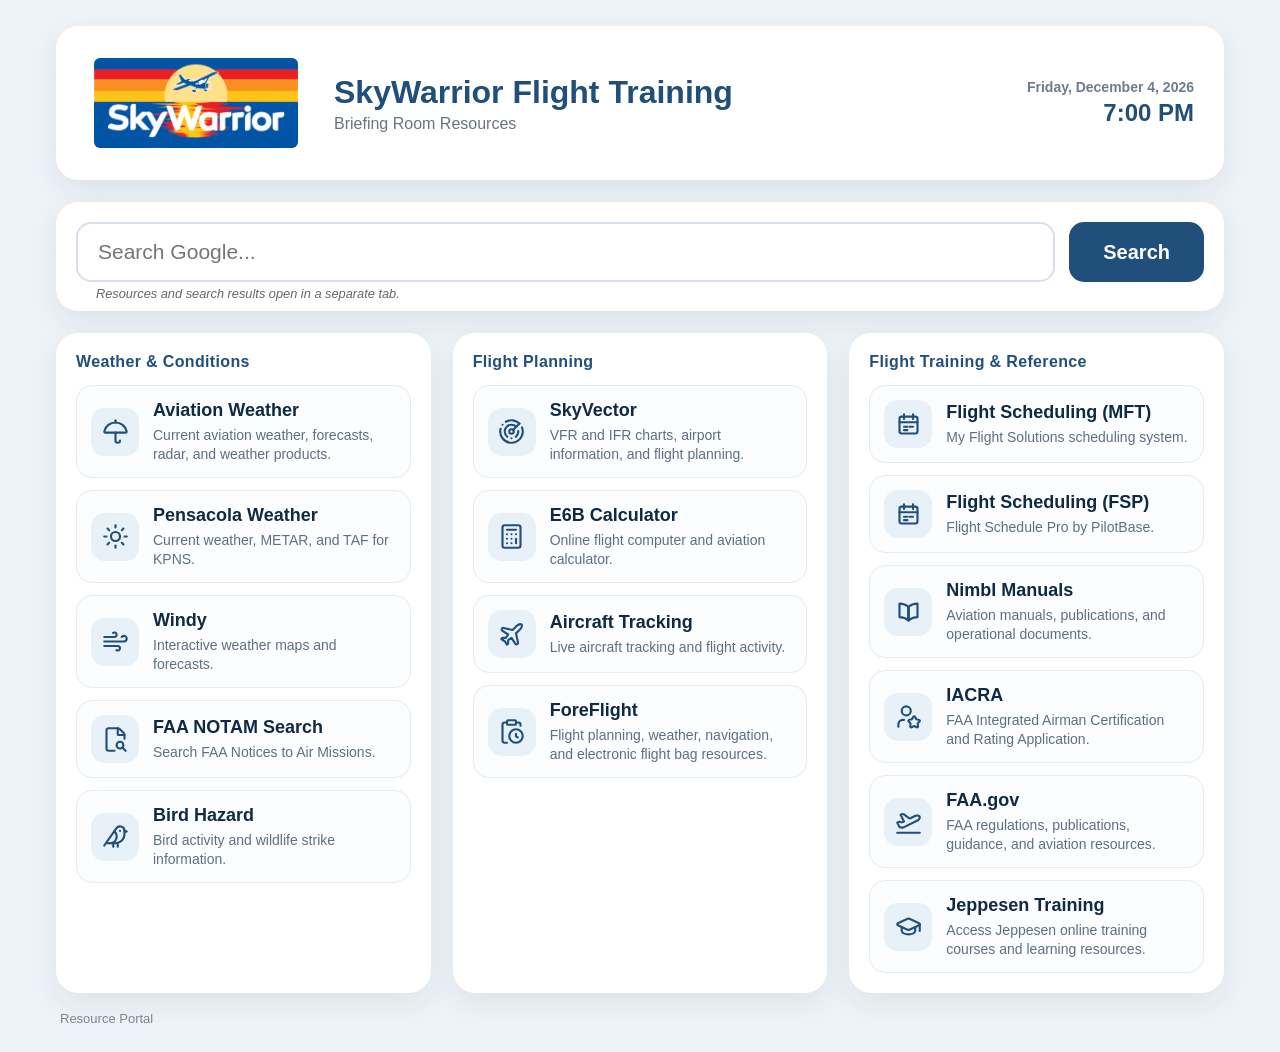
<file: index.html>
<!DOCTYPE html>
<html lang="en">
<head>
<meta charset="UTF-8" />
<meta name="viewport" content="width=device-width, initial-scale=1.0" />
<title>SkyWarrior Briefing Room Resources</title>
<meta name="apple-mobile-web-app-title" content="SkyWarrior" />
<style>
* {
  box-sizing: border-box;
}

body {
  margin: 0;
  font-family: "Segoe UI", Arial, Helvetica, sans-serif;
  background: #eef3f8;
  color: #172033;
}

.page {
  max-width: 1220px;
  margin: 0 auto;
  padding: 26px;
}

.hero {
  display: grid;
  grid-template-columns: 220px 1fr auto;
  align-items: center;
  gap: 28px;
  background: #ffffff;
  border-radius: 22px;
  padding: 24px 30px;
  margin-bottom: 22px;
  box-shadow: 0 10px 30px rgba(15, 35, 55, 0.08);
}

.logo {
  width: 220px;
  max-width: 220px;
  height: auto;
  display: block;
  padding: 8px;
  border-radius: 14px;
  background: #ffffff;
  image-rendering: auto;
}

.hero-main h1 {
  margin: 0;
  font-size: 2rem;
  font-weight: 700;
  color: #214f7c;
}

.hero-subtitle {
  margin-top: 4px;
  font-size: 1rem;
  color: #6b7280;
  font-weight: 500;
}

.badge {
  display: inline-block;
  background: #214f7c;
  color: #ffffff;
  padding: 7px 18px;
  border-radius: 999px;
  font-size: 14px;
  font-weight: 700;
  letter-spacing: 1.5px;
}

.clock {
  text-align: right;
  white-space: nowrap;
}

.date-line {
  font-size: 14px;
  font-weight: 600;
  color: #6b7c8f;
  margin-bottom: 4px;
}

.time-line {
  font-size: 24px;
  font-weight: 700;
  color: #214f7c;
}

.search-panel {
  background: #ffffff;
  border-radius: 22px;
  padding: 20px 20px 10px 20px;
  margin-bottom: 22px;
  box-shadow: 0 10px 30px rgba(15, 35, 55, 0.08);
}

.search-panel form {
  display: flex;
  gap: 14px;
}

.search-panel input {
  flex: 1;
  font-size: 21px;
  padding: 16px 20px;
  border: 2px solid #d7e0ea;
  border-radius: 15px;
  outline: none;
}

.search-panel input:focus {
  border-color: #214f7c;
}

.search-panel button {
  font-size: 20px;
  font-weight: 700;
  padding: 16px 34px;
  border: none;
  border-radius: 15px;
  background: #214f7c;
  color: #ffffff;
  cursor: pointer;
}

.search-panel button:hover {
  background: #163a5d;
}

.search-note {
  margin: 4px 0 0 20px;
  font-size: 0.8rem;
  color: #666;
  font-style: italic;
}

.instructor-tools {
  background: #ffffff;
  border-radius: 22px;
  padding: 20px;
  margin-top: 22px;
  margin-bottom: 22px;
  box-shadow: 0 10px 30px rgba(15, 35, 55, 0.08);
}

.instructor-tools[hidden] {
  display: none;
}

.instructor-tools h2 {
  margin: 0 0 14px 0;
  font-size: 16px;
  color: #214f7c;
  font-weight: 700;
  letter-spacing: 0.35px;
}

.instructor-tool-grid {
  display: grid;
  grid-template-columns: repeat(2, minmax(0, 1fr));
  gap: 14px;
}

.instructor-tools .resource-card {
  margin-bottom: 0;
}

.instructor-note {
  margin: 10px 0 0 14px;
  font-size: 0.8rem;
  color: #666;
  font-style: italic;
}

.groups {
  display: grid;
  grid-template-columns: repeat(3, 1fr);
  gap: 22px;
}

.group {
  background: #ffffff;
  border-radius: 22px;
  padding: 20px;
  box-shadow: 0 10px 30px rgba(15, 35, 55, 0.08);
}

.group h2 {
  margin: 0 0 14px 0;
  font-size: 16px;
  color: #214f7c;
  font-weight: 700;
  letter-spacing: 0.35px;
}

.resource-card {
  display: grid;
  grid-template-columns: 48px 1fr;
  gap: 14px;
  align-items: center;
  text-decoration: none;
  color: inherit;
  padding: 14px;
  border-radius: 16px;
  border: 1px solid #e3ebf3;
  background: #fbfdff;
  margin-bottom: 12px;
  transition: transform 0.15s ease, box-shadow 0.15s ease, border-color 0.15s ease, background 0.15s ease;
}

.resource-card:last-child {
  margin-bottom: 0;
}

.resource-card:hover {
  transform: translateY(-2px);
  background: #ffffff;
  border-color: #b8cce0;
  box-shadow: 0 8px 20px rgba(15, 35, 55, 0.10);
}

.resource-card:hover .resource-icon {
  transform: translateY(-2px);
}

.resource-icon {
  width: 48px;
  height: 48px;
  display: flex;
  align-items: center;
  justify-content: center;
  border-radius: 14px;
  background: #e8f0f8;
  color: #214f7c;
  transition: transform 0.15s ease;
}

.resource-icon svg {
  width: 27px;
  height: 27px;
  fill: none;
  stroke: currentColor;
  stroke-width: 1.9;
  stroke-linecap: round;
  stroke-linejoin: round;
}

.resource-card h3 {
  margin: 0 0 5px 0;
  font-size: 18px;
  color: #102a43;
  font-weight: 700;
}

.resource-card p {
  margin: 0;
  font-size: 14px;
  line-height: 1.32;
  color: #5f6f82;
}

.footer {
  display: flex;
  justify-content: space-between;
  margin-top: 18px;
  padding: 0 4px;
  font-size: 13px;
  color: #7b8794;
}

@media (max-width: 1100px) {
  .groups {
  grid-template-columns: 1fr;
  }
}

@media (max-width: 850px) {
  .hero {
  grid-template-columns: 1fr;
  text-align: center;
  }

  .logo {
  margin: 0 auto;
  }

  .clock {
  text-align: center;
  white-space: normal;
  }

  .search-panel form {
  flex-direction: column;
  }

  .instructor-tool-grid {
  grid-template-columns: 1fr;
  }

  .footer {
  flex-direction: column;
  gap: 6px;
  text-align: center;
  }
}
</style>
</head>

<body>
<div class="page">

<header class="hero">
<img src="skywarrior-logo.png?v=1.1.5" alt="SkyWarrior Logo" class="logo" width="440" height="195" />

<div class="hero-main">
<h1>SkyWarrior Flight Training</h1>
<div class="hero-subtitle">Briefing Room Resources</div>
</div>

<div class="clock">
<div id="dateLine" class="date-line"></div>
<div id="timeLine" class="time-line"></div>
</div>
</header>

<section class="search-panel">
<form action="https://www.google.com/search" method="get" target="_blank">
<input type="text" name="q" placeholder="Search Google..." autocomplete="off" />
<button type="submit">Search</button>
</form>
<p class="search-note">
Resources and search results open in a separate tab.
</p>
</section>

<main class="groups">

<section class="group">
<h2>Weather & Conditions</h2>

<a class="resource-card" href="https://aviationweather.gov/" target="_blank" rel="noopener noreferrer">
<div class="resource-icon">
<svg viewBox="0 0 24 24">
<path d="M12 13v7a2 2 0 0 0 4 0"/>
<path d="M12 2v2"/>
<path d="M20.992 13a1 1 0 0 0 .97-1.274 10.284 10.284 0 0 0-19.923 0A1 1 0 0 0 3 13z"/>
</svg>
</div>
<div>
<h3>Aviation Weather</h3>
<p>Current aviation weather, forecasts, radar, and weather products.</p>
</div>
</a>

<a id="localWeatherLink" class="resource-card" href="https://metar-taf.com/metar/KPNS" target="_blank" rel="noopener noreferrer">
<div class="resource-icon">
<svg viewBox="0 0 24 24">
<circle cx="12" cy="12" r="4"/>
<path d="M12 2v2"/>
<path d="M12 20v2"/>
<path d="m4.93 4.93 1.41 1.41"/>
<path d="m17.66 17.66 1.41 1.41"/>
<path d="M2 12h2"/>
<path d="M20 12h2"/>
<path d="m6.34 17.66-1.41 1.41"/>
<path d="m19.07 4.93-1.41 1.41"/>
</svg>
</div>
<div>
<h3 id="localWeatherName">Pensacola Weather</h3>
<p id="localWeatherDescription">Current weather, METAR, and TAF for KPNS.</p>
</div>
</a>
<a class="resource-card" href="https://www.windy.com" target="_blank" rel="noopener noreferrer">
<div class="resource-icon">
<svg viewBox="0 0 24 24">
<path d="M12.8 19.6A2 2 0 1 0 14 16H2"/>
<path d="M17.5 8a2.5 2.5 0 1 1 2 4H2"/>
<path d="M9.8 4.4A2 2 0 1 1 11 8H2"/>
</svg>
</div>
<div>
<h3>Windy</h3>
<p>Interactive weather maps and forecasts.</p>
</div>
</a>
<a class="resource-card" href="https://notams.aim.faa.gov/notamSearch/" target="_blank" rel="noopener noreferrer">
<div class="resource-icon">
<svg viewBox="0 0 24 24">
<path d="M11.1 22H6a2 2 0 0 1-2-2V4a2 2 0 0 1 2-2h8a2.4 2.4 0 0 1 1.706.706l3.589 3.588A2.4 2.4 0 0 1 20 8v3.25"/>
<path d="M14 2v5a1 1 0 0 0 1 1h5"/><path d="m21 22-2.88-2.88"/><circle cx="16" cy="17" r="3"/>
</svg>
</div>
<div>
<h3>FAA NOTAM Search</h3>
<p>Search FAA Notices to Air Missions.</p>
</div>
</a>
<a class="resource-card" href="https://www.usahas.com/" target="_blank" rel="noopener noreferrer">
<div class="resource-icon">
<svg viewBox="0 0 24 24">
<path d="M16 7h.01"/>
<path d="M3.4 18H12a8 8 0 0 0 8-8V7a4 4 0 0 0-7.28-2.3L2 20"/>
<path d="m20 7 2 .5-2 .5"/>
<path d="M10 18v3"/>
<path d="M14 17.75V21"/>
<path d="M7 18a6 6 0 0 0 3.84-10.61"/>
</svg>
</div>
<div>
<h3>Bird Hazard</h3>
<p>Bird activity and wildlife strike information.</p>
</div>
</a>
</section>

<section class="group">
<h2>Flight Planning</h2>

<a class="resource-card" href="https://skyvector.com/" target="_blank" rel="noopener noreferrer">
<div class="resource-icon">
<svg viewBox="0 0 24 24">
<path d="M19.07 4.93A10 10 0 0 0 6.99 3.34"/>
<path d="M4 6h.01"/>
<path d="M2.29 9.62A10 10 0 1 0 21.31 8.35"/>
<path d="M16.24 7.76A6 6 0 1 0 8.23 16.67"/>
<path d="M12 18h.01"/>
<path d="M17.99 11.66A6 6 0 0 1 15.77 16.67"/>
<circle cx="12" cy="12" r="2"/>
<path d="m13.41 10.59 5.66-5.66"/>
</svg>
</div>
<div>
<h3>SkyVector</h3>
<p>VFR and IFR charts, airport information, and flight planning.</p>
</div>
</a>
<a class="resource-card" href="https://e6bx.com/e6b/" target="_blank" rel="noopener noreferrer">
<div class="resource-icon">
<svg viewBox="0 0 24 24">
<rect width="16" height="20" x="4" y="2" rx="2"/>
<line x1="8" x2="16" y1="6" y2="6"/>
<line x1="16" x2="16" y1="14" y2="18"/>
<path d="M16 10h.01"/>
<path d="M12 10h.01"/>
<path d="M8 10h.01"/>
<path d="M12 14h.01"/>
<path d="M8 14h.01"/>
<path d="M12 18h.01"/>
<path d="M8 18h.01"/>
</svg>
</div>
<div>
<h3>E6B Calculator</h3>
<p>Online flight computer and aviation calculator.</p>
</div>
</a>

<a class="resource-card" href="https://globe.adsbexchange.com/" target="_blank" rel="noopener noreferrer">
<div class="resource-icon">
<svg viewBox="0 0 24 24">
<path d="M17.8 19.2 16 11l3.5-3.5C21 6 21.5 4 21 3c-1-.5-3 0-4.5 1.5L13 8 4.8 6.2c-.5-.1-.9.1-1.1.5l-.3.5c-.2.5-.1 1 .3 1.3L9 12l-2 3H4l-1 1 3 2 2 3 1-1v-3l3-2 3.5 5.3c.3.4.8.5 1.3.3l.5-.2c.4-.3.6-.7.5-1.2z"/>
</svg>
</div>
<div>
<h3>Aircraft Tracking</h3>
<p>Live aircraft tracking and flight activity.</p>
</div>
</a>
<a class="resource-card" href="https://login.foreflight.com/login" target="_blank" rel="noopener noreferrer">
<div class="resource-icon">
<svg viewBox="0 0 24 24">
<path d="M16 14v2.2l1.6 1"/>
<path d="M16 4h2a2 2 0 0 1 2 2v.832"/>
<path d="M8 4H6a2 2 0 0 0-2 2v14a2 2 0 0 0 2 2h2"/>
<circle cx="16" cy="16" r="6"/>
<rect x="8" y="2" width="8" height="4" rx="1"/>
</svg>
</div>
<div>
<h3>ForeFlight</h3>
<p>Flight planning, weather, navigation, and electronic flight bag resources.</p>
</div>
</a>
</section>

<section class="group">
<h2>Flight Training & Reference</h2>

<a class="resource-card" href="https://sso.skywarriorinc.com/login" target="_blank" rel="noopener noreferrer">
<div class="resource-icon">
<svg viewBox="0 0 24 24"><rect x="4" y="5" width="16" height="15" rx="2"/><path d="M8 3v4M16 3v4M4 10h16M8 14h3M13 14h3M8 17h3"/></svg>
</div>
<div>
<h3>Flight Scheduling (MFT)</h3>
<p>My Flight Solutions scheduling system.</p>
</div>
</a>
<a class="resource-card" href="https://app.flightschedulepro.com/Account/Login" target="_blank" rel="noopener noreferrer">
<div class="resource-icon">
<svg viewBox="0 0 24 24"><rect x="4" y="5" width="16" height="15" rx="2"/><path d="M8 3v4M16 3v4M4 10h16M8 14h3M13 14h3M8 17h3"/></svg>
</div>
<div>
<h3>Flight Scheduling (FSP)</h3>
<p>Flight Schedule Pro by PilotBase.</p>
</div>
</a>

<a class="resource-card" href="https://my.gonimbl.com/login" target="_blank" rel="noopener noreferrer">
<div class="resource-icon">
<svg viewBox="0 0 24 24"><path d="M4 5c3 0 5.5.6 8 3v12c-2.5-2.2-5-3-8-3V5Z"/><path d="M20 5c-3 0-5.5.6-8 3v12c2.5-2.2 5-3 8-3V5Z"/><path d="M12 8v12"/></svg>
</div>
<div>
<h3>Nimbl Manuals</h3>
<p>Aviation manuals, publications, and operational documents.</p>
</div>
</a>
<a class="resource-card" href="https://iacra.faa.gov" target="_blank" rel="noopener noreferrer">
<div class="resource-icon">
<svg viewBox="0 0 24 24">
<path d="M16.051 12.616a1 1 0 0 1 1.909.024l.737 1.452a1 1 0 0 0 .737.535l1.634.256a1 1 0 0 1 .588 1.806l-1.172 1.168a1 1 0 0 0-.282.866l.259 1.613a1 1 0 0 1-1.541 1.134l-1.465-.75a1 1 0 0 0-.912 0l-1.465.75a1 1 0 0 1-1.539-1.133l.258-1.613a1 1 0 0 0-.282-.866l-1.156-1.153a1 1 0 0 1 .572-1.822l1.633-.256a1 1 0 0 0 .737-.535z"/>
<path d="M8 15H7a4 4 0 0 0-4 4v2"/>
<circle cx="10" cy="7" r="4"/>
</svg>
</div>
<div>
<h3>IACRA</h3>
<p>FAA Integrated Airman Certification and Rating Application.</p>
</div>
</a>
<a class="resource-card" href="https://www.faa.gov" target="_blank" rel="noopener noreferrer">
<div class="resource-icon">
<svg viewBox="0 0 24 24">
<path d="M2 22h20"/>
<path d="M6.36 17.4 4 17l-2-4 1.1-.55a2 2 0 0 1 1.8 0l.17.1a2 2 0 0 0 1.8 0L8 12 5 6l.9-.45a2 2 0 0 1 2.09.2l4.02 3a2 2 0 0 0 2.1.2l4.19-2.06a2.41 2.41 0 0 1 1.73-.17L21 7a1.4 1.4 0 0 1 .87 1.99l-.38.76c-.23.46-.6.84-1.07 1.08L7.58 17.2a2 2 0 0 1-1.22.18Z"/>
</svg>
</div>
<div>
<h3>FAA.gov</h3>
<p>FAA regulations, publications, guidance, and aviation resources.</p>
</div>
</a>
<a class="resource-card" href="https://train.jeppesen.com" target="_blank" rel="noopener noreferrer">
<div class="resource-icon">
<svg viewBox="0 0 24 24">
<path d="M21.42 10.922a1 1 0 0 0-.019-1.838L12.83 5.18a2 2 0 0 0-1.66 0L2.6 9.08a1 1 0 0 0 0 1.832l8.57 3.908a2 2 0 0 0 1.66 0z"/><path d="M22 10v6"/><path d="M6 12.5V16a6 3 0 0 0 12 0v-3.5"/>
</svg>
</div>
<div>
<h3>Jeppesen Training</h3>
<p>Access Jeppesen online training courses and learning resources.</p>
</div>
</a>
</section>

</main>
<section id="instructorTools" class="instructor-tools" hidden>
<h2>Instructor Tools</h2>

<div class="instructor-tool-grid">
<a class="resource-card" href="https://skywarriorgcc.sharepoint.com/:f:/g/EqvsChB7XwxEnnYRzwwAuRUBF50eVnMMNPGdmj9yCozvDQ?e=SNpKg2" target="_blank" rel="noopener noreferrer">
<div class="resource-icon">
<svg viewBox="0 0 24 24">
<path d="M3 6a2 2 0 0 1 2-2h5l2 2h7a2 2 0 0 1 2 2v10a2 2 0 0 1-2 2H5a2 2 0 0 1-2-2Z"/>
<path d="M3 10h18"/>
</svg>
</div>
<div>
<h3>NIFE Forms &amp; Publications</h3>
<p>Forms, publications, and shared documents for NIFE instructors.</p>
</div>
</a>

<a class="resource-card" href="https://outlook.office.com/mail/" target="_blank" rel="noopener noreferrer">
<div class="resource-icon">
<svg viewBox="0 0 24 24">
<rect x="3" y="5" width="18" height="14" rx="2"/>
<path d="m3 7 9 6 9-6"/>
</svg>
</div>
<div>
<h3>Outlook Email</h3>
<p>Email completed forms and access your SkyWarrior mailbox.</p>
</div>
</a>
</div>

<p class="instructor-note">
For your security, sign out of Microsoft 365 when finished.
</p>
</section>

<footer class="footer">
<span id="portalVersion">Resource Portal</span>
<span id="portalUpdated"></span>
</footer>

</div>

<script>
function applyPortalConfig() {
const config = window.portalConfig || {};
const weather = config.weather || {};
const features = config.features || {};
const build = config.build || {};

const weatherLink = document.getElementById("localWeatherLink");
const weatherName = document.getElementById("localWeatherName");
const weatherDescription = document.getElementById("localWeatherDescription");
const instructorTools = document.getElementById("instructorTools");

if (instructorTools) {
instructorTools.hidden = features.nifeInstructorTools !== true;
}

if (weather.url) {
weatherLink.href = weather.url;
}
if (weather.name) {
weatherName.textContent = weather.name;
}
if (weather.description) {
weatherDescription.textContent = weather.description;
}

document.getElementById("portalVersion").textContent =
build.version ? `Resource Portal v${build.version}` : "Resource Portal";

if (build.releaseDate) {
const releaseDate = new Date(`${build.releaseDate}T00:00:00`);
document.getElementById("portalUpdated").textContent =
`Updated ${releaseDate.toLocaleDateString("en-US", {
month: "long",
year: "numeric"
})}`;
}
}

function updateDateTime() {
const now = new Date();

document.getElementById("dateLine").textContent =
now.toLocaleDateString("en-US", {
weekday: "long",
month: "long",
day: "numeric",
year: "numeric"
});

document.getElementById("timeLine").textContent =
now.toLocaleTimeString("en-US", {
hour: "numeric",
minute: "2-digit"
});
}

applyPortalConfig();
updateDateTime();
setInterval(updateDateTime, 1000);
</script>

</body>
</html>
</file>
